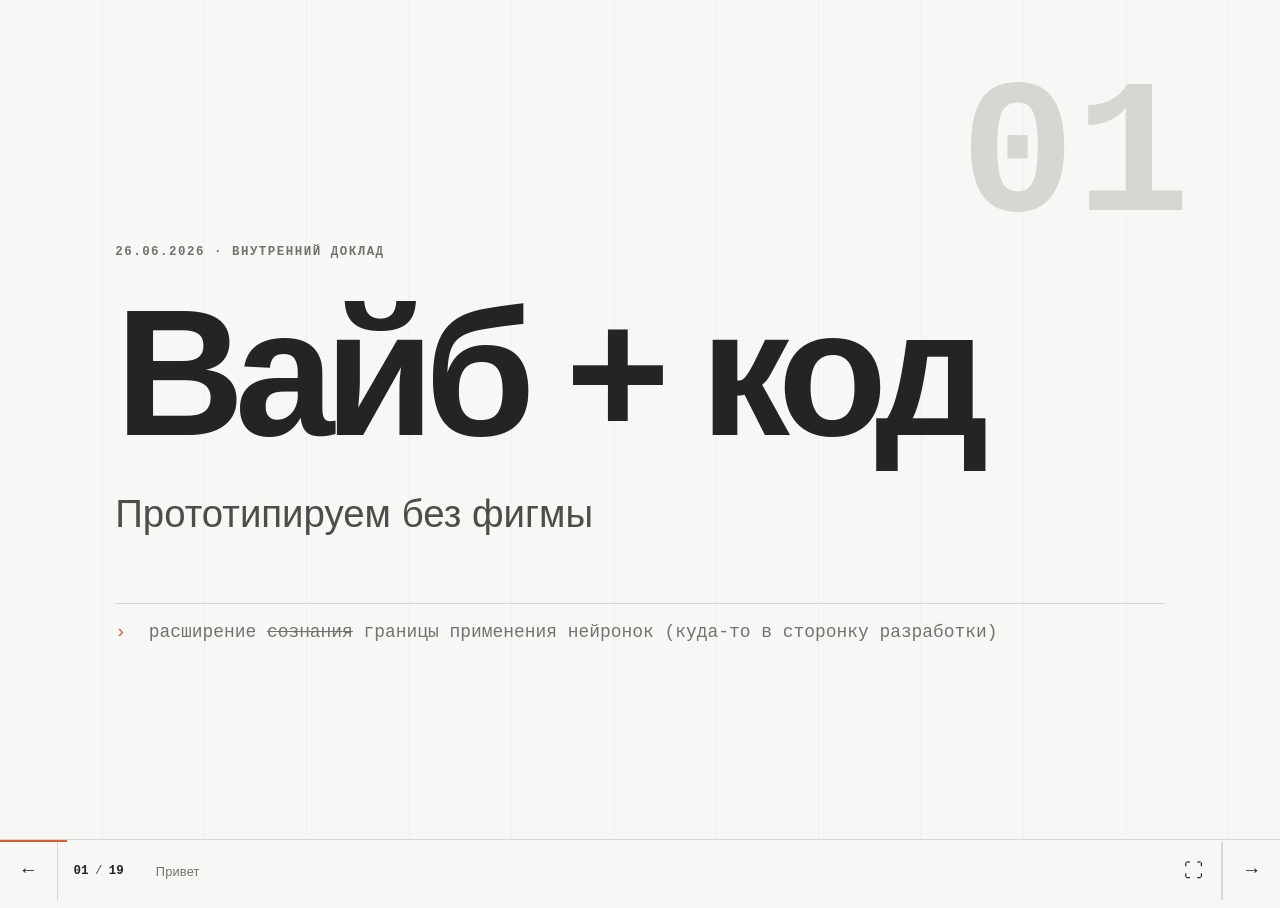
<file: index.html>
<!doctype html>
<html lang="ru">
<head>
  <meta charset="utf-8">
  <meta name="viewport" content="width=device-width, initial-scale=1">
  <meta name="theme-color" content="#f7f7f5">
  <title>Вайбкодинг: от мысли к работающему прототипу</title>
  <script>document.documentElement.classList.add('js')</script>
  <link rel="stylesheet" href="styles.css">
</head>
<body>
  <a class="skip-link" href="#slides">К презентации</a>

  <main id="slides" class="deck" aria-live="polite">
    <section class="slide slide--title is-active" id="slide-1" data-title="Привет">
      <div class="eyebrow">26.06.2026 · внутренний доклад</div>
      <h1>Вайб + код</h1>
      <p class="lead">Прототипируем без фигмы</p>
      <div class="terminal-line"><span>›</span> расширение <s>сознания</s> границы применения нейронок (куда-то в сторонку разработки)</div>
    </section>

    <section class="slide" id="slide-2" data-title="Цели и не цели">
      <div class="eyebrow">Что хочу</div>
      <h2>Цели и не цели</h2>
      <div class="split">
        <article class="plain-panel">
          <div class="panel-label panel-label--accent">Цели</div>
          <ul class="check-list">
            <li>Расширить представление о возможностях нейронок</li>
            <li>(После доклада) попробовать самостоятельно завайбкодить работающий прототип</li>
          </ul>
        </article>
        <article class="plain-panel muted">
          <div class="panel-label">Не цели</div>
          <ul class="dash-list">
            <li>Научиться программировать</li>
            <li>Собрать готовый продукт</li>
            <li>Доказать, что ИИ заменит специалиста</li>
          </ul>
        </article>
      </div>
    </section>

    <section class="slide" id="slide-3" data-title="Личный контекст">
      <div class="eyebrow"></div>
      <h2>Что я проверил на практике</h2>
      <div class="split">
        <article class="plain-panel">
          <div class="panel-label panel-label--accent">Помогает</div>
          <ul class="check-list">
            <li>Собирать работающий прототип за пару часов</li>
            <li>Проверять и тестировать сценарии до разработки</li>
          </ul>
        </article>
        <article class="plain-panel muted">
          <div class="panel-label">Упирается</div>
          <ul class="dash-list">
            <li>1-2 недели отладки</li>
            <li>Продуктовые фичи всё равно требуют надзор</li>
          </ul>
        </article>
      </div>
      <div class="note-line">Мой опыт больше про тестирование гипотез о продукте, чем про проектирование интерфейса.</div>
    </section>

    <section class="slide" id="slide-4" data-title="Вайбкодинг не только для разработчиков">
      <div class="eyebrow">Смена перспективы</div>
      <h2>Не только для разработчиков</h2>
      <p class="statement">Вайбкодинг — инструмент проверки гипотез: от запуска нового продукта до правки экрана входа.</p>
      <div class="role-row" aria-label="Роли">
        <span>запуск нового продукта</span><i></i><span>правка экрана входа</span>
      </div>
      <div class="note-line">Стоимость проверки продуктовой гипотезы сильно снизилась.</div>
    </section>

    <section class="slide" id="slide-5" data-title="Код как инструмент мышления">
      <div class="eyebrow">Главный сдвиг</div>
      <h2>Код как инструмент мышления</h2>
      <p class="lead max-56">Код появляется до спеки фичи или продукта.</p>
      <div class="process process--before">
        <span>идея → макет → ТЗ → код</span>
      </div>
      <div class="process process--after">
        <span>идея</span><b>↔</b><span class="process-end">прототип в коде</span><b>↔</b><span>доработка</span><b>↔</b><span>спецификация</span>
      </div>
      <div class="note-line">Сначала появляется прототип, который может стать концептом или источником спецификации. Но задача, критерии и проверка всё равно остаются профессиональной работой.</div>
    </section>

    <section class="slide slide--quote" id="slide-6" data-title="Не замена специалистов">
      <div class="eyebrow">Успокаиваемся</div>
      <blockquote>Не замена специалистов.<br><span>Работа меняется, а не исчезает.</span></blockquote>
      <div class="human-ai">
        <div><b>Человек</b><small>задача · контекст · экспертная оценка</small></div>
        <div class="join">+</div>
        <div><b>ИИ</b><small>варианты · сборка · скорость</small></div>
        <div class="join">+</div>
        <div><b>Команда</b><small>качество · масштабирование · ответственность за результат</small></div>
      </div>
      <div class="note-line">Вайбкодинг не убирает человека из процесса. Он меняет, где именно нужен человек</div>
    </section>

    <section class="slide" id="slide-7" data-title="Путь демо">
      <div class="eyebrow">Путь демо</div>
      <h2>Давай что-нибудь сделаем</h2>
      <ol class="route-list">
        <li><span>01</span><strong>Инструменты и старт</strong><small>Что нужно, чтобы начать и как поставить первый запрос</small></li>
        <li><span>02</span><strong>Первый прототип и деплой</strong><small>Соберём рабочую версию и выложим её</small></li>
        <li><span>03</span><strong>Разбор результата</strong><small>Что получилось, что нет, что не хватило</small></li>
      </ol>
    </section>

    <section class="slide" id="slide-8" data-title="Что нужно для начала">
      <div class="eyebrow">Порог входа</div>
      <h2>Что нужно для начала</h2>
      <div class="requirements">
        <div class="requirement requirement--yes"><span>Нужно</span><b>Компьютер</b><b>Подписка</b><b>Формулировать мысли в предложения</b></div>
        <div class="requirement requirement--no"><span>Не обязательно</span><b>Умение писать код</b><b>Углубленное знание алгоритмов</b></div>
      </div>
      <p class="footnote">Без понимания задачи, ограничений и нюансов используемой технологии далеко не уедешь</p>
    </section>

    <section class="slide" id="slide-9" data-title="Что может быть результатом">
      <div class="eyebrow">не production, нет, не сейчас, потом</div>
      <h2>Что может быть результатом</h2>
      <div class="outcome-grid">
        <div><span>01</span>Прототип продукта</div>
        <div><span>02</span>Цифровая копия</div>
        <div><span>03</span>Отдельный сценарий на UX-тест</div>
        <div><span>04</span>Инструмент для работы</div>
      </div>
    </section>

    <section class="slide" id="slide-10" data-title="Цикл работы">
      <div class="eyebrow">Работа итерациями</div>
      <h2>Цикл вайбкодинга</h2>
      <div class="cycle" aria-label="Цикл вайбкодинга">
        <div><span>1</span><b>Задача и контекст</b></div>
        <div><span>2</span><b>Версия</b></div>
        <div><span>3</span><b>Ревью</b></div>
        <div><span>4</span><b>Уточнение</b></div>
      </div>
      <p class="loop-label">и ещё раз ↻</p>
    </section>

    <section class="slide slide--dark" id="slide-11" data-title="Shиt in — shиt out">
      <div class="eyebrow">Качество входа определяет потолок выхода</div>
      <h2>Shit in<br><span>shit out</span></h2>
      <p class="lead max-48">Нейронка не читает мысли. Если на входе нет ясной задачи, контекста и полезных данных, то хорошего результата тоже нет. => +ответственность</p>
      <div class="input-output"><code>размытая задача</code><b>→</b><code>бред</code></div>
    </section>

    <section class="slide slide--demo" id="slide-12" data-title="Демо">
      <div class="demo-frame">
        <div class="demo-status"><i></i> demo</div>
        <h2>Начинаем демо</h2>
        <p>Демо</p>
        <div class="demo-hint">Демо?</div>
      </div>
    </section>

    <section class="slide" id="slide-13" data-title="Что будем вайбкодить">
      <div class="eyebrow">...Отвечает Борис Бурда</div>
      <h2>Что будем вайбкодить?</h2>
      <p class="lead">Ограничение только по времени</p>
      <div class="choice-grid">
        <div><span>A</span><b>Один экран</b><small>интерфейс и визуальные детали</small></div>
        <div><span>B</span><b>Короткий сценарий</b><small>2–3 состояния и переходы</small></div>
        <div><span>C</span><b>Мини-инструмент</b><small>одна понятная рабочая задача</small></div>
      </div>
      <p class="footnote">API-ключ для АИ фичей - есть :^)</p>
    </section>

    <section class="slide" id="slide-14" data-title="Что сейчас произошло">
      <div class="eyebrow">Разбираем магию на части</div>
      <h2>Что сейчас произошло</h2>
      <ol class="timeline">
        <li><span>01</span>Поставили задачу</li>
        <li><span>02</span>Получили первую версию</li>
        <li><span>03</span>Нашли расхождения</li>
        <li><span>04</span>Уточнили и повторили</li>
      </ol>
    </section>

    <section class="slide" id="slide-15" data-title="Что получилось, а что нет">
      <div class="eyebrow">Разбор</div>
      <h2>Что получилось, а что нет</h2>
      <div class="split">
        <article class="plain-panel">
          <div class="panel-label panel-label--accent">Получилось</div>
          <ul class="review-list">
            <li><label class="review-item"><input type="checkbox"><span>Получить рабочую версию</span></label></li>
            <li><label class="review-item"><input type="checkbox"><span>Получить рабочую версию</span></label></li>
            <li><label class="review-item"><input type="checkbox"><span>Воспроизвести видимую структуру</span></label></li>
            <li><label class="review-item"><input type="checkbox"><span>Исправить что-нибудь на ходу</span></label></li>
            <li><label class="review-item"><input type="checkbox"><span>Написать спеку</span></label></li>
          </ul>
        </article>
        <article class="plain-panel">
          <div class="panel-label">Потребовало человека</div>
          <ul class="review-list review-list--muted">
            <li><label class="review-item"><input type="checkbox"><span>Заметить расхождения</span></label></li>
            <li><label class="review-item"><input type="checkbox"><span>Проверить выполнение сценариев</span></label></li>
            <li><label class="review-item"><input type="checkbox"><span>Потестировать</span></label></li>
          </ul>
        </article>
      </div>
    </section>

    <section class="slide" id="slide-16" data-title="Где здесь ценность?">
      <div class="eyebrow">Не только скорость</div>
      <p class="statement">Кмк ценность не в скорости создания живого прототипа. Вайбкодинг помогает быстро сделать и проверить гипотезу.</p>
      <p class="lead">В чём вы видите ценность?</p>
      <div class="value-path"><span>гипотеза</span><b>→</b><span>прототип</span><b>→</b><span>проверка</span><b>→</b><span>решение</span></div>
    </section>

    <section class="slide" id="slide-17" data-title="Это не production">
      <div class="eyebrow">Граница ответственности</div>
      <h2>Это не production</h2>
      <p class="lead max-52">Прототип помогает точнее показать сценарий и ожидаемое поведение. Он не заменяет техническую реализацию.</p>
      <div class="production-grid">
        <span>архитектура</span><span>тестирование</span><span>безопасность</span><span>доступность</span><span>поддержка</span><span>ответственность</span>
      </div>
      <p class="footnote">Перед "релизом в прод" нужны безопасность, тестирование, инфраструктура.</p>
    </section>

    <section class="slide slide--compare" id="slide-18" data-title="Главный вывод">
      <div class="eyebrow">Главный вывод</div>
      <h2>Расстояние до результата становится короче</h2>
      <div class="distance-compare" aria-label="Сравнение пути до и после">
        <div class="distance-row">
          <div class="distance-row__label">До</div>
          <div class="distance-row__meter">
            <span class="distance-row__track distance-row__track--before"></span>
            <span class="distance-row__marker distance-row__marker--start" aria-label="старт"></span>
            <span class="distance-row__marker distance-row__marker--end" aria-label="финиш"></span>
          </div>
          <div class="distance-row__meta">путь от мысли продакта до результата</div>
        </div>
        <div class="distance-row">
          <div class="distance-row__label distance-row__label--accent">После</div>
          <div class="distance-row__meter">
            <span class="distance-row__track distance-row__track--after"></span>
            <span class="distance-row__marker distance-row__marker--start" aria-label="старт"></span>
            <span class="distance-row__marker distance-row__marker--end" aria-label="финиш"></span>
          </div>
          <div class="distance-row__meta">кратно короче</div>
        </div>
      </div>
      <p class="note-line">Вайбкодинг сокращает расстояние между мыслью и работающим результатом, но не отменяет профессиональные навыки и ответственность.</p>
    </section>

    <section class="slide slide--start" id="slide-19" data-title="Если вдруг решите начать:">
      <div class="eyebrow">Первые шаги</div>
      <h2>Как начать</h2>
      <div class="start-steps">
        <div class="start-step">
          <span>01</span>
          <div><b>Берём аккаунт</b><small>У нас уже есть рабочие, но можно создать свой.</small></div>
        </div>
        <div class="start-step">
          <span>02</span>
          <div><b>Открываем терминал</b><small>Windows или macOS — дальше действия будут одинаковыми.</small></div>
        </div>
        <div class="start-step start-step--command">
          <span>03</span>
          <div>
            <b>Ставим Codex</b>
            <code>powershell -ExecutionPolicy ByPass -c "irm https://chatgpt.com/codex/install.ps1 | iex"</code>
          </div>
        </div>
        <div class="start-step">
          <span>04</span>
          <div><b>Пробуем диалог</b><small>«А как с тобой программировать?»</small></div>
        </div>
        <div class="start-step">
          <span>05</span>
          <div><b>Идём дальше</b><small>Скилы и агенты — в следующей части.</small></div>
        </div>
      </div>
      <p class="note-line">Claude нам не подходит: доступ завязан на географию, и часть пользователей вне поддерживаемых стран и регионов просто отсеивается. Для рабочего процесса это лишний барьер, поэтому берём Codex.</p>
    </section>
  </main>

  <div class="chrome" aria-label="Управление презентацией">
    <div class="progress" aria-hidden="true"><div id="progress-bar"></div></div>
    <div class="chrome-row">
      <button id="prev" type="button" aria-label="Предыдущий слайд">←</button>
      <div class="counter"><span id="current">01</span><i>/</i><span id="total">19</span></div>
      <div id="slide-title" class="current-title">Привет</div>
      <button id="fullscreen" type="button" aria-label="Полноэкранный режим">⛶</button>
      <button id="next" type="button" aria-label="Следующий слайд">→</button>
    </div>
  </div>

  <img id="parrot" class="parrot-overlay" src="parrot-transparent.png" alt="" aria-hidden="true">

  <script src="presentation.js"></script>
</body>
</html>
</file>
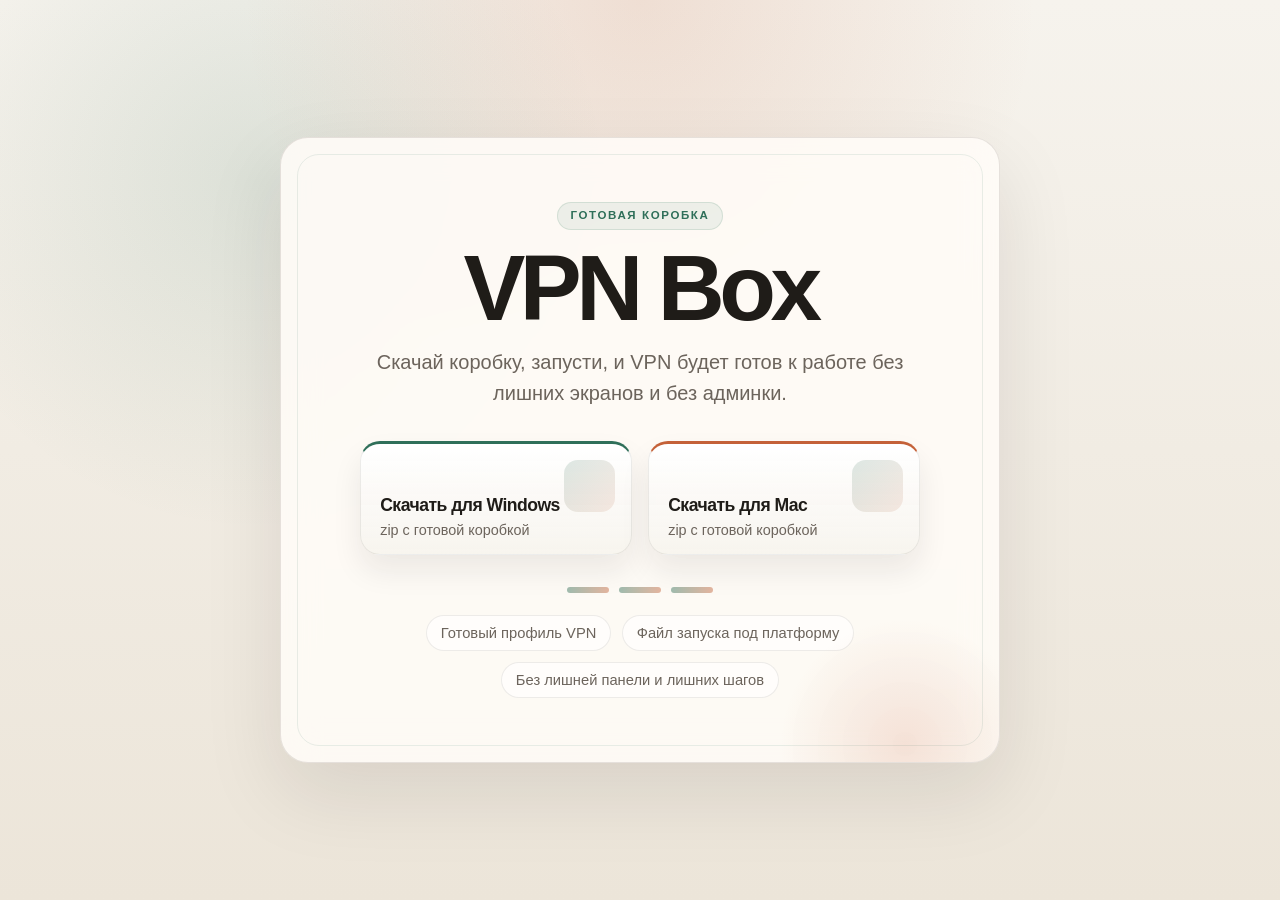
<file: web/index.html>
<!doctype html>
<html lang="ru">
<head>
  <meta charset="utf-8">
  <meta name="viewport" content="width=device-width, initial-scale=1">
  <meta name="description" content="VPN box: готовая коробка для Windows и Mac">
  <title>VPN Box</title>
  <link rel="stylesheet" href="styles.css">
</head>
<body>
  <main class="box-page">
    <section class="hero-card" aria-labelledby="title">
      <div class="hero-kicker">готовая коробка</div>
      <h1 id="title">VPN Box</h1>
      <p class="hero-copy">Скачай коробку, запусти, и VPN будет готов к работе без лишних экранов и без админки.</p>

      <div class="download-grid" aria-label="Скачать коробку">
        <a class="download-button download-button--windows" href="/download/windows">
          <span class="download-button__label">Скачать для Windows</span>
          <span class="download-button__hint">zip с готовой коробкой</span>
        </a>
        <a class="download-button download-button--mac" href="/download/mac">
          <span class="download-button__label">Скачать для Mac</span>
          <span class="download-button__hint">zip с готовой коробкой</span>
        </a>
      </div>

      <div class="box-rail" aria-hidden="true">
        <span></span><span></span><span></span>
      </div>

      <ul class="box-points" aria-label="Что внутри коробки">
        <li>Готовый профиль VPN</li>
        <li>Файл запуска под платформу</li>
        <li>Без лишней панели и лишних шагов</li>
      </ul>
    </section>
  </main>
</body>
</html>
</file>
<file: styles.css>
:root {
  --paper: #f7f7f5;
  --paper-2: #efefec;
  --ink: #242424;
  --muted: #73736e;
  --line: #d7d7d1;
  --accent: #d95d39;
  --accent-soft: #f1d7ce;
  --dark: #20221f;
  --dark-muted: #a9aea5;
  --green: #3f7d5a;
  --font-sans: Inter, ui-sans-serif, -apple-system, BlinkMacSystemFont, "Segoe UI", sans-serif;
  --font-mono: "SFMono-Regular", Consolas, "Liberation Mono", monospace;
}

* { box-sizing: border-box; }
html { background: var(--paper); color: var(--ink); font-family: var(--font-sans); }
body { margin: 0; min-width: 320px; }
.js body { overflow: hidden; }
button, kbd { font: inherit; }

.skip-link { position: fixed; left: 1rem; top: -4rem; z-index: 100; background: var(--ink); color: white; padding: .7rem 1rem; }
.skip-link:focus { top: 1rem; }

.deck { position: relative; background: var(--paper); }
.js .deck { height: 100dvh; }
.slide {
  position: relative;
  display: flex;
  min-height: 100dvh;
  flex-direction: column;
  justify-content: center;
  overflow: auto;
  padding: clamp(3.5rem, 8vw, 8rem) clamp(2rem, 9vw, 9rem) clamp(7rem, 12vh, 9rem);
  background:
    linear-gradient(90deg, transparent calc(100% - 1px), rgba(36,36,36,.035) 1px) 0 0 / 8vw 100%,
    var(--paper);
}
.js .slide { position: absolute; inset: 0; display: none; min-height: 0; }
.js .slide.is-active { display: flex; animation: reveal .32s ease-out both; }
.slide > * { max-width: 1200px; }

@keyframes reveal { from { opacity: 0; transform: translateY(8px); } to { opacity: 1; transform: none; } }

.eyebrow { margin-bottom: clamp(1rem, 3vh, 2rem); color: var(--muted); font: 600 .78rem/1.2 var(--font-mono); letter-spacing: .12em; text-transform: uppercase; }
h1, h2 { margin: 0; letter-spacing: -.055em; font-weight: 700; line-height: .96; text-wrap: balance; }
h1 { font-size: clamp(5rem, 14vw, 12rem); }
h2 { font-size: clamp(3.2rem, 8.2vw, 7.5rem); max-width: 1080px; }
.lead { margin: 1.8rem 0 0; color: #4e4e49; font-size: clamp(1.4rem, 2.4vw, 2.25rem); line-height: 1.35; }
.statement { margin: 2.2rem 0 0; font-size: clamp(2rem, 4vw, 4.1rem); line-height: 1.15; letter-spacing: -.035em; }
.max-42 { max-width: 42ch; } .max-48 { max-width: 48ch; } .max-52 { max-width: 52ch; } .max-56 { max-width: 56ch; }
mark { color: inherit; background: linear-gradient(transparent 62%, var(--accent-soft) 62%); }

.slide--title::after { content: "01"; position: absolute; right: 7vw; top: 7vh; color: var(--line); font: 700 clamp(5rem, 15vw, 15rem)/1 var(--font-mono); z-index: -1; }
.slide--title .lead { font-size: clamp(1.8rem, 3vw, 3.1rem); }
.terminal-line { margin-top: 4rem; border-top: 1px solid var(--line); padding-top: 1rem; color: var(--muted); font: 500 clamp(.9rem, 1.4vw, 1.2rem)/1.4 var(--font-mono); }
.terminal-line span { color: var(--accent); margin-right: .75rem; }
.note-line { margin-top: 3rem; color: var(--muted); border-left: 2px solid var(--accent); padding-left: 1rem; font-size: clamp(1rem, 1.5vw, 1.3rem); }

.split { display: grid; grid-template-columns: 1fr 1fr; gap: clamp(1rem, 3vw, 3rem); margin-top: 3rem; width: 100%; }
.plain-panel { border-top: 2px solid var(--ink); padding-top: 1.1rem; }
.plain-panel.muted { color: #555550; border-color: var(--line); }
.panel-label { font: 600 .8rem/1 var(--font-mono); letter-spacing: .1em; text-transform: uppercase; margin-bottom: 2rem; }
.panel-label--accent { color: var(--accent); }
.check-list, .dash-list { list-style: none; margin: 0; padding: 0; font-size: clamp(1.35rem, 2.2vw, 2.15rem); line-height: 1.28; }
.check-list li, .dash-list li { position: relative; padding-left: 1.7rem; margin: 1rem 0; }
.check-list li::before { content: "+"; position: absolute; left: 0; color: var(--accent); font-family: var(--font-mono); }
.dash-list li::before { content: "—"; position: absolute; left: 0; color: var(--muted); }
.review-list { list-style: none; margin: 0; padding: 0; font-size: clamp(1.35rem, 2.2vw, 2.15rem); line-height: 1.28; }
.review-item { display: grid; grid-template-columns: 1.5rem 1fr; gap: .8rem; align-items: start; margin: 1rem 0; cursor: pointer; }
.review-item input { appearance: none; display: grid; place-items: center; width: 1.15rem; height: 1.15rem; margin: .28em 0 0; border: 1.5px solid var(--line); background: var(--paper); cursor: pointer; }
.review-item input::after { content: ""; width: .42rem; height: .7rem; border: solid white; border-width: 0 2px 2px 0; transform: rotate(45deg) scale(0); transform-origin: center; transition: transform .12s ease; }
.review-item input:checked { border-color: var(--accent); background: var(--accent); }
.review-item input:checked::after { transform: rotate(45deg) scale(1); }
.review-item input:focus-visible { outline: 2px solid var(--accent); outline-offset: 3px; }
.review-item span { transition: color .12s ease, opacity .12s ease; }
.review-item input:checked + span { color: var(--ink); }
.review-list--muted .review-item input:checked + span { color: #555550; }

.role-row { display: flex; align-items: center; gap: 1rem; margin-top: 4rem; color: var(--muted); font: 600 clamp(.8rem, 1.3vw, 1.1rem)/1 var(--font-mono); text-transform: uppercase; letter-spacing: .08em; }
.role-row i { width: 3rem; height: 1px; background: var(--line); }

.process { display: flex; align-items: center; gap: clamp(.8rem, 2vw, 2rem); margin-top: 2.5rem; padding: 1.5rem 0; border-top: 1px solid var(--line); font-size: clamp(1.1rem, 2.2vw, 2rem); color: var(--muted); }
.process b { font-family: var(--font-mono); font-weight: 400; color: #aaa; }
.process--before { text-decoration: line-through; text-decoration-color: rgba(217,93,57,.5); }
.process--after { color: var(--ink); border-top-color: var(--ink); }
.process-end { color: var(--accent); font-weight: 700; }

.route-list { list-style: none; margin: 3rem 0 0; padding: 0; width: min(100%, 1000px); }
.route-list li { display: grid; grid-template-columns: 4rem 1fr; border-top: 1px solid var(--line); padding: 1.2rem 0; }
.route-list li > span { grid-row: span 2; color: var(--accent); font: 600 1rem/1 var(--font-mono); }
.route-list strong { font-size: clamp(1.4rem, 2.4vw, 2.3rem); }
.route-list small { color: var(--muted); margin-top: .35rem; font-size: clamp(.95rem, 1.4vw, 1.2rem); }

.slide--quote blockquote { margin: 0; max-width: 1100px; font-size: clamp(3.1rem, 7.3vw, 7rem); font-weight: 700; line-height: 1.02; letter-spacing: -.05em; }
.slide--quote blockquote span { color: var(--accent); }
.human-ai { display: grid; grid-template-columns: 1fr auto 1fr auto 1fr; align-items: center; gap: 1.5rem; margin-top: 4rem; width: min(100%, 1000px); border-top: 1px solid var(--line); padding-top: 1.2rem; }
.human-ai b { display: block; font-size: 1.2rem; }
.human-ai small { color: var(--muted); }
.join { font: 400 1.5rem var(--font-mono); color: var(--accent); }

.requirements { display: grid; grid-template-columns: 2fr 1fr; gap: 2rem; margin-top: 3rem; width: 100%; }
.requirement { border-top: 2px solid var(--ink); padding: 1rem 0; display: flex; flex-direction: column; gap: 1.2rem; }
.requirement > span { color: var(--accent); font: 600 .8rem var(--font-mono); text-transform: uppercase; letter-spacing: .1em; }
.requirement b { font-size: clamp(1.5rem, 2.7vw, 2.7rem); max-width: 18ch; }
.requirement--no { border-color: var(--line); color: var(--muted); }
.requirement--no > span { color: var(--muted); }
.footnote { margin: 2.5rem 0 0; color: var(--muted); font-size: clamp(.9rem, 1.35vw, 1.15rem); }

.outcome-grid { display: grid; grid-template-columns: repeat(4, 1fr); margin-top: 3rem; border-top: 1px solid var(--ink); border-left: 1px solid var(--line); }
.outcome-grid div { min-height: 8.5rem; border-right: 1px solid var(--line); border-bottom: 1px solid var(--line); padding: 1.2rem; font-size: clamp(1.2rem, 2vw, 1.85rem); display: flex; flex-direction: column; justify-content: space-between; }
.outcome-grid span { color: var(--accent); font: 500 .8rem var(--font-mono); }

.cycle { display: grid; grid-template-columns: repeat(4, 1fr); margin-top: 4rem; width: 100%; position: relative; }
.cycle::before { content: ""; position: absolute; top: 1.05rem; left: 10%; right: 10%; border-top: 1px solid var(--line); }
.cycle div { text-align: center; z-index: 1; }
.cycle span { display: grid; place-items: center; margin: 0 auto 1.2rem; width: 2.2rem; height: 2.2rem; border: 1px solid var(--ink); background: var(--paper); font: 600 .8rem var(--font-mono); }
.cycle div:nth-child(4) span { background: var(--accent); border-color: var(--accent); color: white; }
.cycle b { font-size: clamp(1rem, 1.5vw, 1.35rem); }
.loop-label { text-align: right; color: var(--accent); font: 500 1rem var(--font-mono); }

.slide--dark { color: #f3f2ed; background: var(--dark); }
.slide--dark .eyebrow, .slide--dark .lead { color: var(--dark-muted); }
.slide--dark h2 { font-size: clamp(4rem, 11vw, 10rem); }
.slide--dark h2 span { color: var(--accent); }
.input-output { margin-top: 3rem; display: flex; align-items: center; gap: 1.2rem; }
.input-output code { padding: .7rem 1rem; border: 1px solid #4a4c47; font: 500 clamp(.8rem, 1.2vw, 1rem) var(--font-mono); color: #deddd7; }
.input-output b { color: var(--accent); }

.comparison { display: grid; grid-template-columns: 1fr auto 1fr; align-items: center; gap: 2rem; margin-top: 3rem; width: min(100%, 900px); }
.comparison > b { color: var(--accent); font: 400 3rem var(--font-mono); }
.comparison > div > span { display: block; margin-bottom: .7rem; color: var(--muted); font: 600 .8rem var(--font-mono); text-transform: uppercase; }
.wireframe { height: 11rem; border: 1px solid #aaa; display: grid; grid-template-columns: 28% 1fr; grid-template-rows: 24% 1fr 22%; gap: .6rem; padding: .8rem; }
.wireframe i { display: block; background: #dddcd7; }
.wireframe i:first-child { grid-row: 1 / 4; }
.wireframe i:nth-child(3) { background: #c9c9c3; }
.wireframe--accent { border-color: var(--accent); }
.wireframe--accent i { background: var(--accent-soft); }
.wireframe--accent i:nth-child(3) { background: var(--accent); opacity: .7; }

.choice-grid { display: grid; grid-template-columns: repeat(3, 1fr); gap: 1px; background: var(--line); border: 1px solid var(--line); margin-top: 3rem; }
.choice-grid > div { background: var(--paper); padding: 1.4rem; min-height: 11rem; display: flex; flex-direction: column; }
.choice-grid span { color: var(--accent); font: 600 .9rem var(--font-mono); }
.choice-grid b { margin-top: auto; font-size: clamp(1.3rem, 2vw, 2rem); }
.choice-grid small { color: var(--muted); margin-top: .4rem; }

.context-stack { margin-top: 3rem; width: min(100%, 850px); }
.context-stack div { display: grid; grid-template-columns: 4rem 1fr; align-items: center; border-top: 1px solid var(--line); padding: 1rem 0; }
.context-stack span { color: var(--accent); font: 500 .85rem var(--font-mono); }
.context-stack b { font-size: clamp(1.25rem, 2.2vw, 2.15rem); }

.slide--demo { background: #e8e8e4; }
.demo-frame { width: min(100%, 1100px); min-height: min(62vh, 560px); border: 1px solid #aaa; background: var(--paper); padding: clamp(2rem, 5vw, 5rem); display: flex; flex-direction: column; justify-content: center; box-shadow: 14px 14px 0 #d5d5d0; }
.demo-status { position: absolute; top: 2rem; right: 2rem; font: 600 .75rem var(--font-mono); text-transform: uppercase; letter-spacing: .1em; }
.demo-status i { display: inline-block; width: .55rem; height: .55rem; background: #dc493a; margin-right: .5rem; animation: blink 1.2s infinite; }
.demo-frame p { color: var(--muted); font: 500 clamp(.9rem, 1.4vw, 1.15rem) var(--font-mono); }
.demo-hint { margin-top: 4rem; color: var(--muted); font-size: .8rem; }
kbd { border: 1px solid #bbb; padding: .1rem .35rem; background: white; font-family: var(--font-mono); box-shadow: 0 1px 0 #aaa; }
@keyframes blink { 50% { opacity: .25; } }

.timeline { list-style: none; padding: 0; margin: 3rem 0 0; display: grid; grid-template-columns: repeat(4, 1fr); border-top: 1px solid var(--ink); }
.timeline li { min-height: 10rem; padding: 1rem; border-right: 1px solid var(--line); display: flex; flex-direction: column; justify-content: space-between; font-size: clamp(1rem, 1.7vw, 1.5rem); }
.timeline span { color: var(--accent); font: 500 .8rem var(--font-mono); }

.value-path { margin-top: 4rem; display: flex; align-items: center; flex-wrap: wrap; gap: 1rem; font: 600 clamp(1rem, 1.8vw, 1.5rem) var(--font-mono); text-transform: uppercase; }
.value-path b { color: var(--accent); }

.production-grid { display: grid; grid-template-columns: repeat(3, 1fr); gap: 1px; margin-top: 3rem; background: var(--line); border: 1px solid var(--line); width: min(100%, 900px); }
.production-grid span { background: var(--paper); padding: 1.1rem; font: 600 clamp(.9rem, 1.3vw, 1.1rem) var(--font-mono); text-transform: uppercase; }

.experiment-list { list-style: none; padding: 0; margin: 3rem 0 0; width: min(100%, 950px); }
.experiment-list li { display: grid; grid-template-columns: 4rem 1fr; border-top: 1px solid var(--line); padding: .85rem 0; font-size: clamp(1.2rem, 2.2vw, 2rem); }
.experiment-list span { color: var(--accent); font: 500 .8rem var(--font-mono); padding-top: .35rem; }

.slide--compare .distance-compare { margin-top: 3rem; width: min(100%, 1080px); }
.distance-row { display: grid; grid-template-columns: 5rem minmax(0, 1fr) 17rem; gap: 1rem; align-items: center; padding: 1rem 0; border-top: 1px solid var(--line); }
.distance-row__label { color: var(--muted); font: 600 .8rem var(--font-mono); text-transform: uppercase; letter-spacing: .1em; }
.distance-row__label--accent { color: var(--accent); }
.distance-row__meter { position: relative; display: flex; align-items: center; justify-content: space-between; min-height: 2.4rem; }
.distance-row__meter::before { content: ""; position: absolute; left: 0; right: 0; top: 50%; height: 2px; transform: translateY(-50%); background: var(--line); }
.distance-row__track { position: absolute; left: 0; top: 50%; height: 2px; transform: translateY(-50%); background: var(--ink); }
.distance-row__track--before { width: 100%; }
.distance-row__track--after { width: 50%; background: var(--accent); }
.distance-row__marker { position: relative; z-index: 1; display: inline-flex; width: .9rem; height: .9rem; border: 1px solid var(--line); background: var(--paper); }
.distance-row__marker--end { margin-left: auto; }
.distance-row__meta { color: var(--muted); font-size: clamp(.9rem, 1.35vw, 1.1rem); text-align: left; }

.slide--start .start-steps { margin-top: 3rem; width: min(100%, 980px); }
.start-step { display: grid; grid-template-columns: 4rem minmax(0, 1fr); gap: 1rem; border-top: 1px solid var(--line); padding: 1rem 0; }
.start-step span { color: var(--accent); font: 500 .85rem var(--font-mono); }
.start-step b { display: block; font-size: clamp(1.2rem, 2.1vw, 2rem); line-height: 1.15; }
.start-step small { display: block; margin-top: .35rem; color: var(--muted); font-size: clamp(.92rem, 1.35vw, 1.1rem); line-height: 1.35; }
.start-step code { display: inline-block; margin-top: .45rem; padding: .8rem 1rem; border: 1px solid var(--line); background: var(--paper-2); color: var(--ink); font: 500 clamp(.8rem, 1.2vw, .98rem)/1.4 var(--font-mono); word-break: break-word; }
.start-step--command code { width: 100%; }

.slide--end .end-mark { position: absolute; right: 8vw; bottom: 16vh; color: var(--accent); font: 700 clamp(5rem, 12vw, 11rem)/1 var(--font-mono); opacity: .25; }

.chrome { position: fixed; left: 0; right: 0; bottom: 0; z-index: 30; background: rgba(247,247,245,.92); backdrop-filter: blur(10px); border-top: 1px solid var(--line); transition: opacity .2s; }
.progress { height: 2px; background: transparent; }
.progress div { height: 100%; width: 0; background: var(--accent); transition: width .25s ease; }
.chrome-row { height: 3.6rem; display: grid; grid-template-columns: 3.6rem auto 1fr 3.6rem 3.6rem; align-items: center; }
.chrome button { align-self: stretch; border: 0; border-right: 1px solid var(--line); background: transparent; color: var(--ink); cursor: pointer; font: 500 1.2rem var(--font-mono); }
.chrome button:last-child { border-right: 0; border-left: 1px solid var(--line); }
.chrome button:hover, .chrome button:focus-visible { background: var(--paper-2); outline: 2px solid var(--accent); outline-offset: -2px; }
.counter { padding: 0 1rem; font: 600 .78rem var(--font-mono); }
.counter i { color: var(--muted); padding: 0 .4rem; font-style: normal; }
.current-title { color: var(--muted); font-size: .8rem; letter-spacing: .015em; white-space: nowrap; overflow: hidden; text-overflow: ellipsis; padding: 0 1rem; }
body.chrome-hidden .chrome { opacity: 0; pointer-events: none; }

.parrot-overlay {
  position: fixed;
  right: clamp(1rem, 3vw, 2.5rem);
  bottom: -1.2rem;
  z-index: 60;
  width: clamp(165px, 19.5vw, 270px);
  height: auto;
  pointer-events: none;
  opacity: 0;
  transform: translateY(12px) scale(.96);
  transition: opacity .16s ease, transform .16s ease;
}
body.parrot-visible .parrot-overlay {
  opacity: 1;
  transform: none;
}

@media (max-width: 760px) {
  .slide { justify-content: flex-start !important; padding-top: 5rem; }
  .split, .requirements, .outcome-grid, .choice-grid, .production-grid { grid-template-columns: 1fr; }
  .cycle { grid-template-columns: 1fr; gap: .6rem; }
  .cycle::before { display: none; }
  .cycle div { display: grid; grid-template-columns: 3rem 1fr; align-items: center; text-align: left; }
  .cycle span { margin: 0; }
  .timeline { grid-template-columns: 1fr; }
  .timeline li { min-height: 0; display: grid; grid-template-columns: 3rem 1fr; border-right: 0; border-bottom: 1px solid var(--line); }
  .human-ai { grid-template-columns: 1fr; }
  .join { display: none; }
  .comparison { gap: .7rem; }
  .wireframe { height: 7rem; }
  .distance-row { grid-template-columns: 3rem 1fr; gap: .7rem; }
  .distance-row__meta { grid-column: 1 / -1; text-align: left; padding-left: 4rem; }
  .start-step { grid-template-columns: 3rem 1fr; gap: .7rem; }
  .role-row { flex-wrap: wrap; }
  .role-row i { width: 1rem; }
  .current-title { display: none; }
  .chrome-row { grid-template-columns: 3.6rem auto 1fr 3.6rem 3.6rem; }
  .parrot-overlay { width: 144px; bottom: -1rem; }
}

@media (prefers-reduced-motion: reduce) {
  *, *::before, *::after { scroll-behavior: auto !important; animation-duration: .001ms !important; transition-duration: .001ms !important; }
}

@media print {
  @page { size: 16in 9in; margin: 0; }
  body { overflow: visible; print-color-adjust: exact; -webkit-print-color-adjust: exact; }
  .deck { height: auto; }
  .slide, .slide.is-active { position: relative; display: flex !important; width: 16in; height: 9in; page-break-after: always; overflow: hidden; animation: none; }
  .chrome, .skip-link { display: none !important; }
}
</file>
<file: web/styles.css>
:root {
  --bg: #f6f3ed;
  --bg-deep: #ece5d9;
  --card: rgba(255, 252, 247, .88);
  --card-border: rgba(56, 47, 39, .12);
  --ink: #1f1c18;
  --muted: #6c645c;
  --accent: #c46138;
  --accent-2: #2f6f59;
  --shadow: 0 30px 80px rgba(34, 24, 18, .10);
}

* { box-sizing: border-box; }
html, body { min-height: 100%; }
body {
  margin: 0;
  font-family: Inter, ui-sans-serif, -apple-system, BlinkMacSystemFont, "Segoe UI", sans-serif;
  color: var(--ink);
  background:
    radial-gradient(circle at top, rgba(196, 97, 56, .14), transparent 36%),
    radial-gradient(circle at 20% 20%, rgba(47, 111, 89, .12), transparent 28%),
    linear-gradient(180deg, var(--bg), var(--bg-deep));
}

a { color: inherit; text-decoration: none; }

.box-page {
  min-height: 100vh;
  display: grid;
  place-items: center;
  padding: clamp(1.2rem, 4vw, 3rem);
}

.hero-card {
  position: relative;
  width: min(720px, 100%);
  padding: clamp(2rem, 5vw, 4rem);
  border: 1px solid var(--card-border);
  border-radius: 28px;
  background: var(--card);
  box-shadow: var(--shadow);
  backdrop-filter: blur(18px);
  text-align: center;
  overflow: hidden;
}

.hero-card::before {
  content: "";
  position: absolute;
  inset: auto -5% -18% auto;
  width: 260px;
  height: 260px;
  border-radius: 50%;
  background: radial-gradient(circle, rgba(196, 97, 56, .16), transparent 68%);
  pointer-events: none;
}

.hero-card::after {
  content: "";
  position: absolute;
  inset: 1rem;
  border: 1px solid rgba(47, 111, 89, .10);
  border-radius: 22px;
  pointer-events: none;
}

.hero-kicker {
  display: inline-flex;
  margin-bottom: 1rem;
  padding: .45rem .8rem;
  border: 1px solid rgba(47, 111, 89, .14);
  border-radius: 999px;
  color: var(--accent-2);
  background: rgba(47, 111, 89, .08);
  font: 700 .72rem/1 Inter, ui-sans-serif, sans-serif;
  letter-spacing: .14em;
  text-transform: uppercase;
}

h1 {
  margin: 0;
  font-size: clamp(3rem, 8vw, 5.8rem);
  line-height: .92;
  letter-spacing: -.06em;
}

.hero-copy {
  margin: 1rem auto 0;
  max-width: 34rem;
  color: var(--muted);
  font-size: clamp(1.05rem, 2vw, 1.25rem);
  line-height: 1.55;
}

.download-grid {
  display: grid;
  grid-template-columns: repeat(2, minmax(0, 1fr));
  gap: 1rem;
  margin: 2rem auto 0;
  width: min(100%, 560px);
}

.download-button {
  position: relative;
  min-height: 7.1rem;
  padding: 1.15rem 1.2rem 1rem;
  border-radius: 20px;
  border: 1px solid rgba(31, 28, 24, .08);
  background: linear-gradient(180deg, rgba(255,255,255,.96), rgba(247,244,238,.92));
  box-shadow: 0 16px 30px rgba(31, 28, 24, .08);
  display: flex;
  flex-direction: column;
  justify-content: flex-end;
  gap: .35rem;
  text-align: left;
  transition: transform .16s ease, box-shadow .16s ease, border-color .16s ease;
}

.download-button::before {
  content: "";
  position: absolute;
  inset: 1rem 1rem auto auto;
  width: 3.2rem;
  height: 3.2rem;
  border-radius: 14px;
  background: linear-gradient(135deg, rgba(47, 111, 89, .16), rgba(196, 97, 56, .12));
}

.download-button:hover,
.download-button:focus-visible {
  transform: translateY(-2px);
  border-color: rgba(31, 28, 24, .14);
  box-shadow: 0 20px 34px rgba(31, 28, 24, .12);
  outline: none;
}

.download-button__label {
  position: relative;
  font-size: 1.1rem;
  font-weight: 800;
  letter-spacing: -.03em;
}

.download-button__hint {
  position: relative;
  color: var(--muted);
  font-size: .9rem;
}

.download-button--windows {
  border-top: 3px solid var(--accent-2);
}

.download-button--mac {
  border-top: 3px solid var(--accent);
}

.box-rail {
  display: flex;
  justify-content: center;
  gap: .65rem;
  margin: 2rem 0 1.4rem;
}

.box-rail span {
  width: 2.6rem;
  height: .38rem;
  border-radius: 999px;
  background: linear-gradient(90deg, rgba(47, 111, 89, .45), rgba(196, 97, 56, .45));
}

.box-points {
  display: flex;
  justify-content: center;
  flex-wrap: wrap;
  gap: .7rem;
  margin: 0;
  padding: 0;
  list-style: none;
}

.box-points li {
  padding: .55rem .85rem;
  border-radius: 999px;
  border: 1px solid rgba(31, 28, 24, .08);
  background: rgba(255,255,255,.58);
  color: var(--muted);
  font-size: .92rem;
}

@media (max-width: 720px) {
  .hero-card { padding: 1.5rem; border-radius: 24px; }
  .download-grid { grid-template-columns: 1fr; }
  .download-button { min-height: 6.6rem; }
}
</file>
